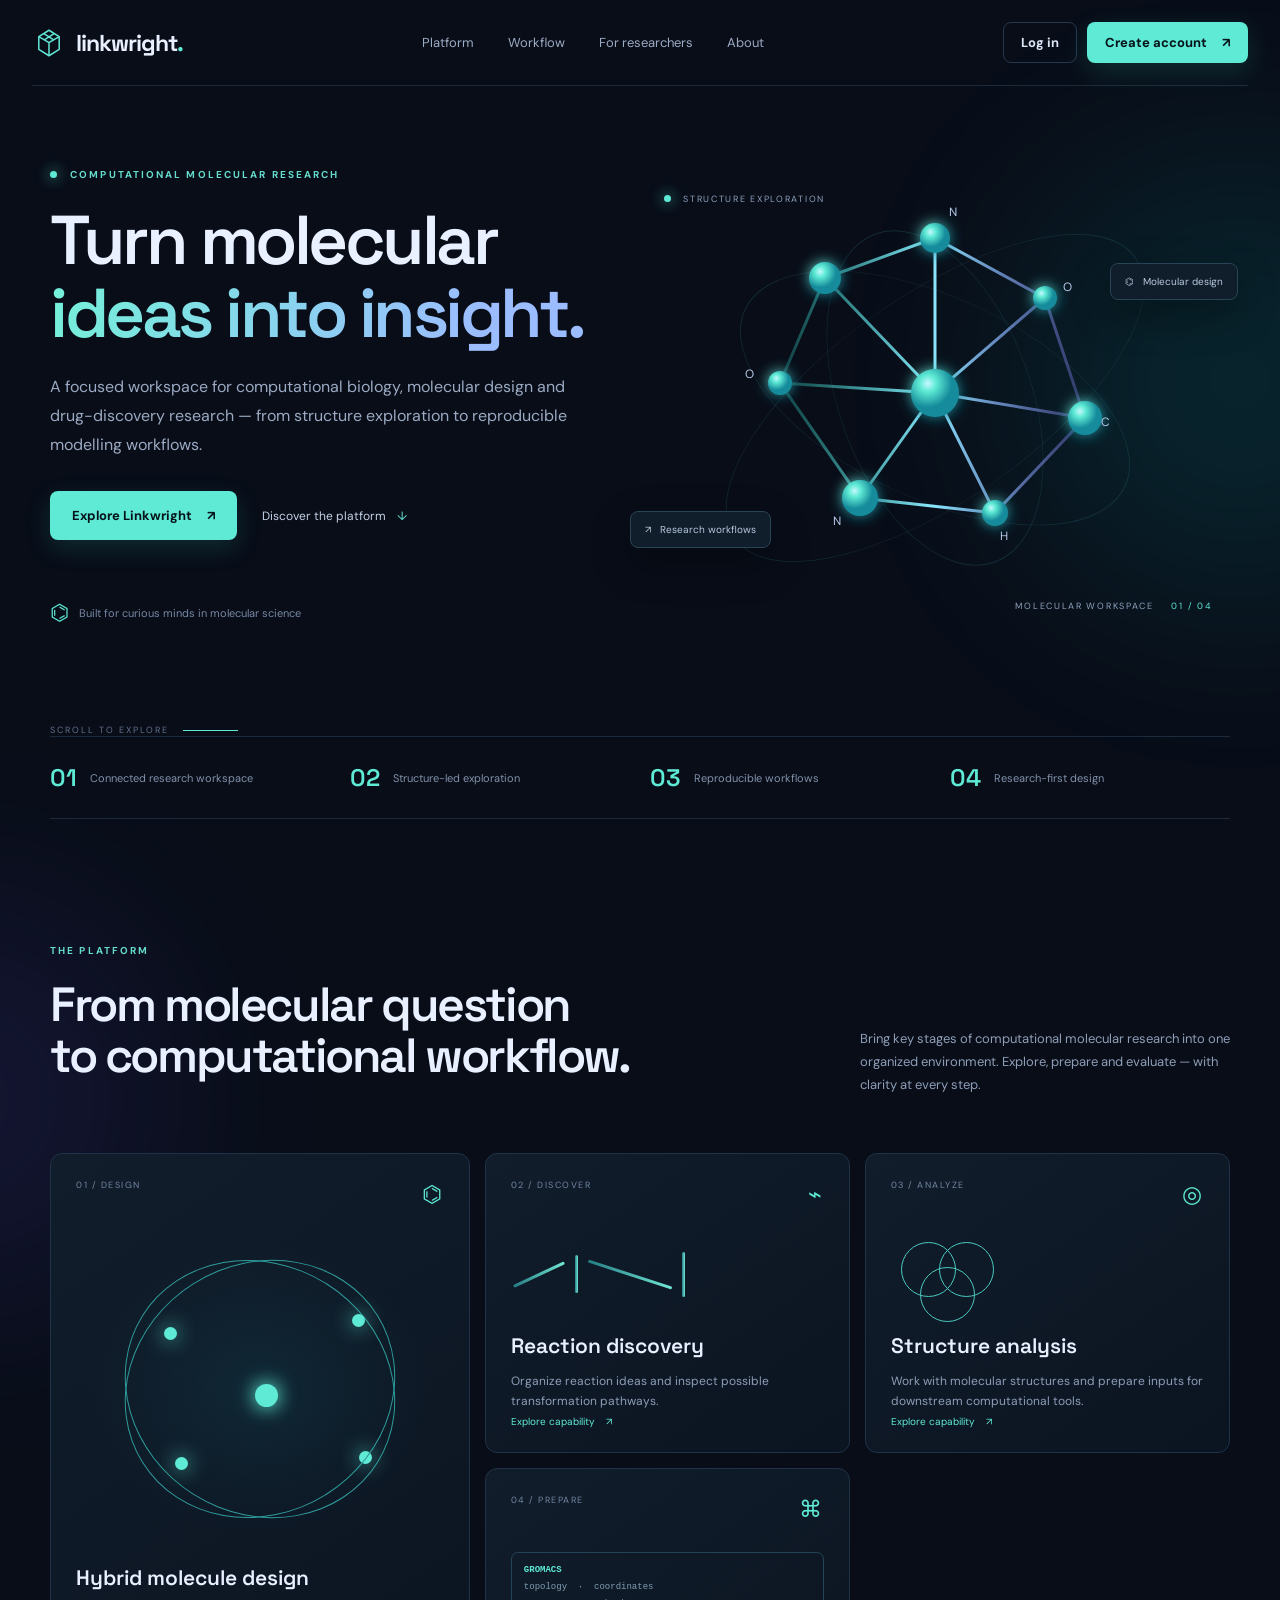
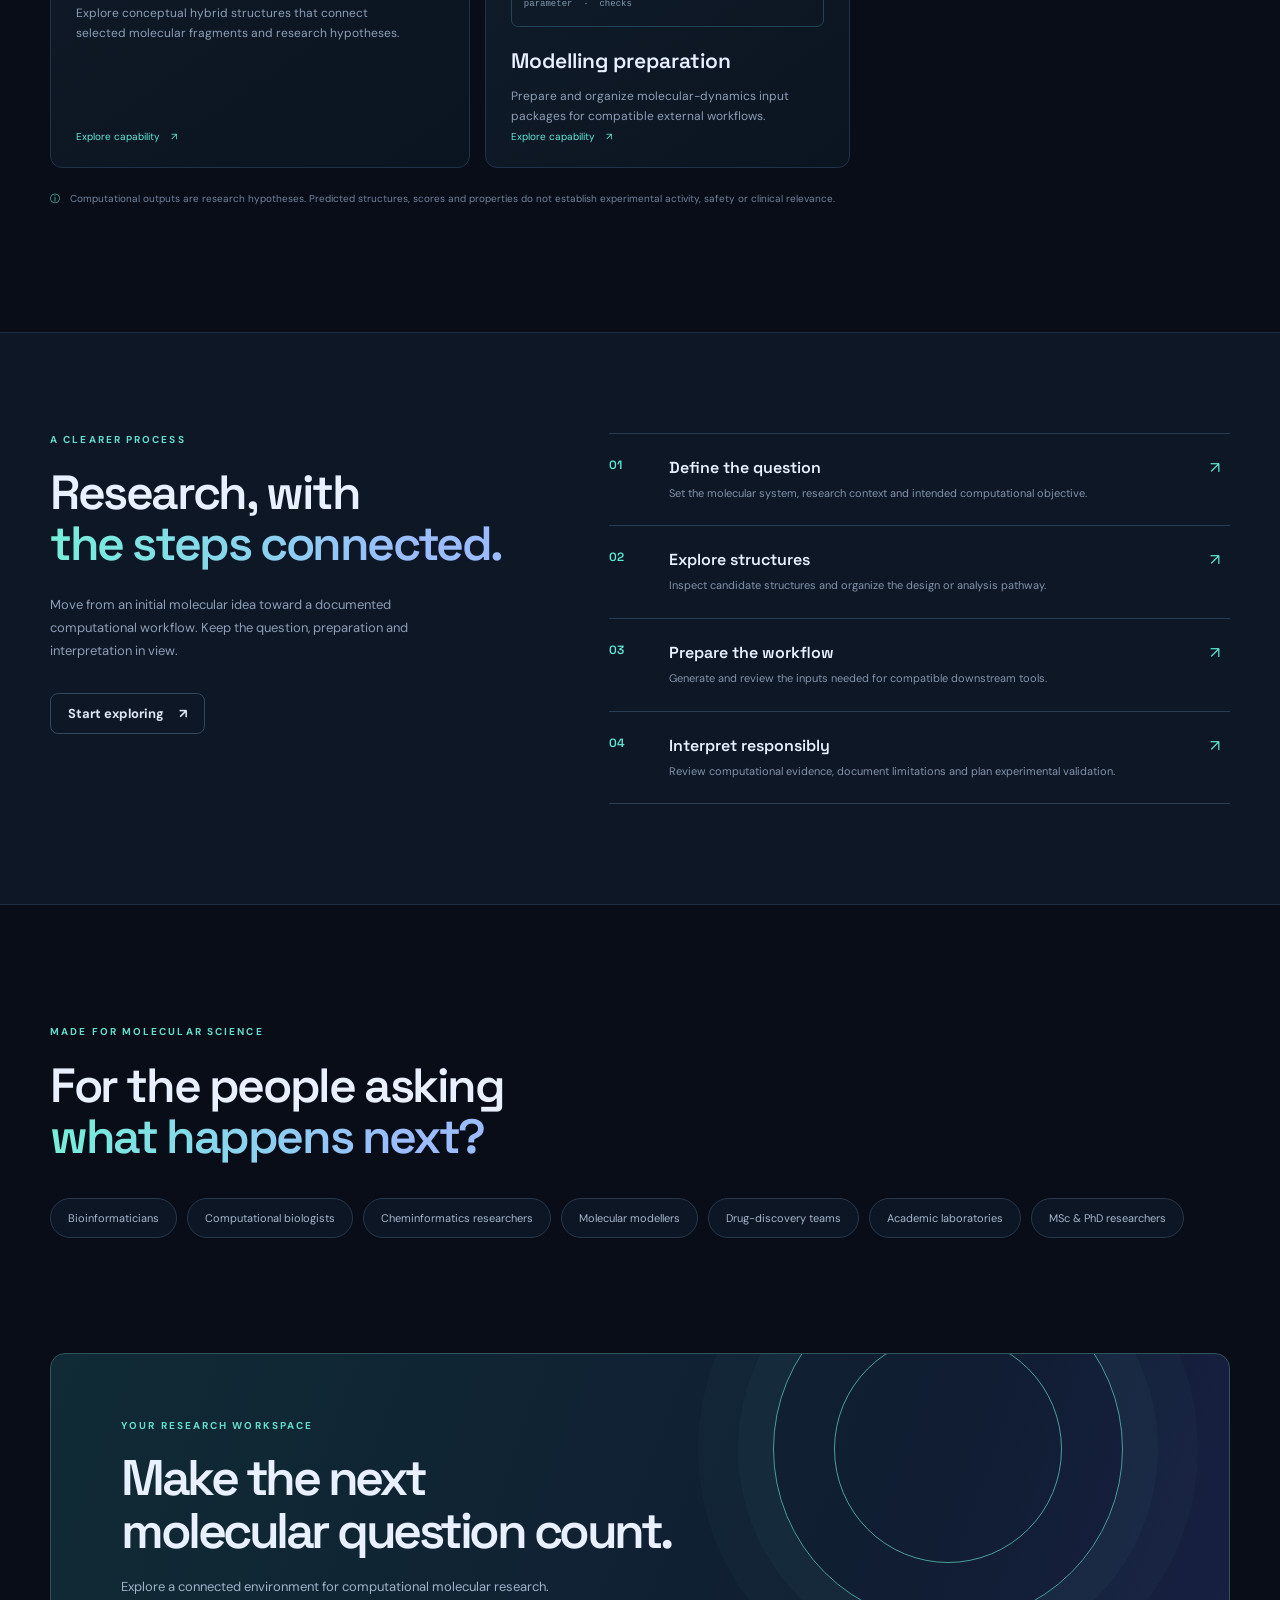
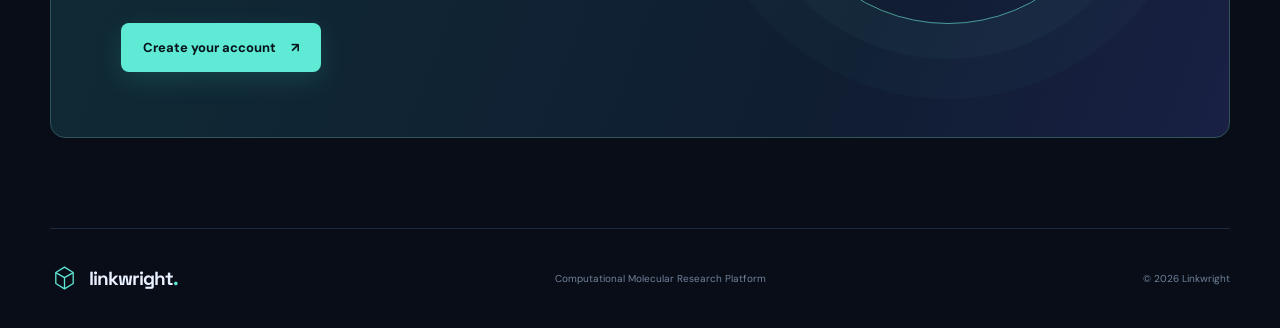
<file: index.html>
<!doctype html>
<html lang="en">
<head>
  <meta charset="utf-8">
  <meta name="viewport" content="width=device-width, initial-scale=1">
  <meta name="theme-color" content="#080d18">
  <meta name="description" content="Linkwright is a computational molecular research workspace for structure exploration, hybrid molecule design and molecular modelling workflows.">
  <title>Linkwright — Computational Molecular Research</title>
  <link rel="icon" href="assets/favicon.svg" type="image/svg+xml">
  <link rel="preconnect" href="https://fonts.googleapis.com">
  <link rel="preconnect" href="https://fonts.gstatic.com" crossorigin>
  <link href="https://fonts.googleapis.com/css2?family=DM+Sans:wght@400;500;600;700&family=Space+Grotesk:wght@400;500;600;700&display=swap" rel="stylesheet">
  <link rel="stylesheet" href="assets/css/styles.css">
</head>
<body>
  <div class="ambient ambient-one"></div><div class="ambient ambient-two"></div>
  <header class="site-header">
    <a class="brand" href="#home" aria-label="Linkwright home">
      <span class="brand-mark"><svg viewBox="0 0 40 40" aria-hidden="true"><path d="M8 12.5 20 5l12 7.5v15L20 35 8 27.5z"/><path d="m8 12.5 12 7 12-7M20 19.5V35M14 9l12 7.5M26 9l-12 7.5"/></svg></span>
      <span>linkwright<span class="brand-dot">.</span></span>
    </a>
    <nav class="desktop-nav" aria-label="Main navigation">
      <a href="#platform">Platform</a><a href="#workflow">Workflow</a><a href="#research">For researchers</a><a href="#about">About</a>
    </nav>
    <div class="header-actions"><button class="button button-quiet" data-open-auth="login">Log in</button><button class="button button-primary" data-open-auth="signup">Create account <span>↗</span></button><button class="mobile-menu" aria-label="Open menu">☰</button></div>
  </header>

  <main>
    <section class="hero section-wrap" id="home">
      <div class="hero-copy">
        <div class="eyebrow"><span class="pulse"></span> COMPUTATIONAL MOLECULAR RESEARCH</div>
        <h1>Turn molecular<br><span class="gradient-text">ideas into insight.</span></h1>
        <p class="hero-lede">A focused workspace for computational biology, molecular design and drug-discovery research — from structure exploration to reproducible modelling workflows.</p>
        <div class="hero-actions"><button class="button button-primary button-large" data-open-auth="signup">Explore Linkwright <span>↗</span></button><a class="text-link" href="#platform">Discover the platform <span>↓</span></a></div>
        <div class="hero-proof"><span class="proof-icon">⌬</span><span>Built for curious minds in molecular science</span></div>
      </div>
      <div class="hero-art" aria-label="Abstract molecular network illustration">
        <div class="art-orbit orbit-a"></div><div class="art-orbit orbit-b"></div><div class="art-orbit orbit-c"></div>
        <svg class="molecule" viewBox="0 0 560 500" role="img" aria-label="Abstract connected molecular structure">
          <defs><radialGradient id="node" cx="35%" cy="30%"><stop stop-color="#c6f7ff"/><stop offset=".35" stop-color="#5eead4"/><stop offset="1" stop-color="#168b9b"/></radialGradient><linearGradient id="bond" x1="0" x2="1"><stop stop-color="#2dd4bf" stop-opacity=".25"/><stop offset=".5" stop-color="#8be9ff"/><stop offset="1" stop-color="#8b7cff" stop-opacity=".3"/></linearGradient><filter id="glow"><feGaussianBlur stdDeviation="7" result="b"/><feMerge><feMergeNode in="b"/><feMergeNode in="SourceGraphic"/></feMerge></filter></defs>
          <g stroke="url(#bond)" stroke-width="3" fill="none"><path d="M280 90 390 150 430 270 340 365 205 350 125 235 170 130 280 90M170 130 280 245 390 150M125 235 280 245 340 365M280 245 430 270M205 350 280 245M280 90 280 245"/></g>
          <g fill="url(#node)" filter="url(#glow)"><circle cx="280" cy="90" r="15"/><circle cx="390" cy="150" r="12"/><circle cx="430" cy="270" r="17"/><circle cx="340" cy="365" r="13"/><circle cx="205" cy="350" r="18"/><circle cx="125" cy="235" r="12"/><circle cx="170" cy="130" r="16"/><circle cx="280" cy="245" r="24"/></g>
          <g fill="#b7c9e9" font-family="DM Sans" font-size="12" letter-spacing="2"><text x="294" y="68">N</text><text x="408" y="143">O</text><text x="446" y="278">C</text><text x="345" y="392">H</text><text x="178" y="377">N</text><text x="90" y="230">O</text></g>
        </svg>
        <div class="art-label label-top"><span class="label-dot"></span> STRUCTURE EXPLORATION</div><div class="art-label label-bottom">MOLECULAR WORKSPACE <span>01 / 04</span></div>
        <div class="floating-chip chip-one">⌬ &nbsp; Molecular design</div><div class="floating-chip chip-two">↗ &nbsp; Research workflows</div>
      </div>
      <div class="hero-scroll">SCROLL TO EXPLORE <span></span></div>
    </section>

    <section class="metrics section-wrap">
      <div><strong>01</strong><span>Connected research workspace</span></div><div><strong>02</strong><span>Structure-led exploration</span></div><div><strong>03</strong><span>Reproducible workflows</span></div><div><strong>04</strong><span>Research-first design</span></div>
    </section>

    <section class="section-wrap platform-section" id="platform">
      <div class="section-heading"><div><div class="eyebrow">THE PLATFORM</div><h2>From molecular question<br>to computational workflow.</h2></div><p>Bring key stages of computational molecular research into one organized environment. Explore, prepare and evaluate — with clarity at every step.</p></div>
      <div class="feature-grid">
        <article class="feature-card feature-large"><div class="feature-top"><span class="feature-number">01 / DESIGN</span><span class="feature-symbol">⌬</span></div><div class="feature-graphic graphic-network"><span></span><span></span><span></span><span></span><span></span><span></span></div><h3>Hybrid molecule design</h3><p>Explore conceptual hybrid structures that connect selected molecular fragments and research hypotheses.</p><a href="#workflow">Explore capability <span>↗</span></a></article>
        <article class="feature-card"><div class="feature-top"><span class="feature-number">02 / DISCOVER</span><span class="feature-symbol">⌁</span></div><div class="mini-visual mini-lines"><i></i><i></i><i></i><i></i></div><h3>Reaction discovery</h3><p>Organize reaction ideas and inspect possible transformation pathways.</p><a href="#workflow">Explore capability <span>↗</span></a></article>
        <article class="feature-card"><div class="feature-top"><span class="feature-number">03 / ANALYZE</span><span class="feature-symbol">◎</span></div><div class="mini-visual mini-rings"><i></i><i></i><i></i></div><h3>Structure analysis</h3><p>Work with molecular structures and prepare inputs for downstream computational tools.</p><a href="#workflow">Explore capability <span>↗</span></a></article>
        <article class="feature-card"><div class="feature-top"><span class="feature-number">04 / PREPARE</span><span class="feature-symbol">⌘</span></div><div class="mini-visual mini-terminal"><b>GROMACS</b><span>topology&nbsp; · &nbsp;coordinates</span><span>parameter&nbsp; · &nbsp;checks</span></div><h3>Modelling preparation</h3><p>Prepare and organize molecular-dynamics input packages for compatible external workflows.</p><a href="#workflow">Explore capability <span>↗</span></a></article>
      </div>
      <p class="science-note"><span>ⓘ</span> Computational outputs are research hypotheses. Predicted structures, scores and properties do not establish experimental activity, safety or clinical relevance.</p>
    </section>

    <section class="workflow-section" id="workflow"><div class="section-wrap workflow-inner">
      <div class="workflow-copy"><div class="eyebrow">A CLEARER PROCESS</div><h2>Research, with<br><span class="gradient-text">the steps connected.</span></h2><p>Move from an initial molecular idea toward a documented computational workflow. Keep the question, preparation and interpretation in view.</p><button class="button button-outline" data-open-auth="signup">Start exploring <span>↗</span></button></div>
      <div class="steps"><div class="step"><span>01</span><div><h3>Define the question</h3><p>Set the molecular system, research context and intended computational objective.</p></div><b>↗</b></div><div class="step"><span>02</span><div><h3>Explore structures</h3><p>Inspect candidate structures and organize the design or analysis pathway.</p></div><b>↗</b></div><div class="step"><span>03</span><div><h3>Prepare the workflow</h3><p>Generate and review the inputs needed for compatible downstream tools.</p></div><b>↗</b></div><div class="step"><span>04</span><div><h3>Interpret responsibly</h3><p>Review computational evidence, document limitations and plan experimental validation.</p></div><b>↗</b></div></div>
    </div></section>

    <section class="section-wrap audience-section" id="research"><div class="eyebrow">MADE FOR MOLECULAR SCIENCE</div><h2>For the people asking<br><span class="gradient-text">what happens next?</span></h2><div class="audience-tags"><span>Bioinformaticians</span><span>Computational biologists</span><span>Cheminformatics researchers</span><span>Molecular modellers</span><span>Drug-discovery teams</span><span>Academic laboratories</span><span>MSc & PhD researchers</span></div></section>

    <section class="cta-section section-wrap" id="about"><div class="cta-panel"><div class="eyebrow">YOUR RESEARCH WORKSPACE</div><h2>Make the next<br>molecular question count.</h2><p>Explore a connected environment for computational molecular research.</p><button class="button button-primary button-large" data-open-auth="signup">Create your account <span>↗</span></button><div class="cta-orb"></div></div></section>
  </main>

  <footer class="site-footer section-wrap"><a class="brand" href="#home"><span class="brand-mark"><svg viewBox="0 0 40 40"><path d="M8 12.5 20 5l12 7.5v15L20 35 8 27.5z"/><path d="m8 12.5 12 7 12-7M20 19.5V35"/></svg></span><span>linkwright<span class="brand-dot">.</span></span></a><span>Computational Molecular Research Platform</span><span>© <span id="year"></span> Linkwright</span></footer>

  <div class="modal-backdrop" id="auth-modal" aria-hidden="true"><section class="auth-modal" role="dialog" aria-modal="true" aria-labelledby="auth-title"><button class="modal-close" aria-label="Close dialog">×</button><div class="auth-brand"><span class="brand-mark"><svg viewBox="0 0 40 40"><path d="M8 12.5 20 5l12 7.5v15L20 35 8 27.5z"/><path d="m8 12.5 12 7 12-7M20 19.5V35"/></svg></span> linkwright<span class="brand-dot">.</span></div><div class="auth-tabs"><button class="auth-tab active" data-auth-tab="signup">Create account</button><button class="auth-tab" data-auth-tab="login">Log in</button></div><div id="signup-panel"><div class="eyebrow">RESEARCHER ACCESS</div><h2 id="auth-title">Create your account</h2><p class="auth-intro">Set up your researcher profile to get started.</p><form id="signup-form"><label>Full name<input name="name" autocomplete="name" placeholder="Your name" required></label><label>Institutional or personal email<input name="email" type="email" autocomplete="email" placeholder="you@example.com" required></label><label>Password<input name="password" type="password" autocomplete="new-password" minlength="8" placeholder="At least 8 characters" required></label><button class="button button-primary full-button" type="submit">Continue to email verification <span>→</span></button></form><div class="auth-status" id="signup-status" role="status">Account creation and OTP delivery will activate when the Linkwright backend is connected.</div></div><div id="login-panel" hidden><div class="eyebrow">WELCOME BACK</div><h2>Log in to Linkwright</h2><p class="auth-intro">Access your molecular research workspace.</p><form id="login-form"><label>Email address<input name="email" type="email" autocomplete="email" placeholder="you@example.com" required></label><label>Password<input name="password" type="password" autocomplete="current-password" placeholder="Your password" required></label><button class="button button-primary full-button" type="submit">Log in <span>→</span></button></form><div class="auth-status" id="login-status" role="status">Login will activate when the Linkwright backend is connected.</div></div><div class="modal-footnote">By continuing, you agree to use computational predictions as research aids, not as substitutes for experimental validation.</div></section></div>
  <script src="assets/js/config.js"></script><script src="assets/js/main.js"></script>
</body></html>
</file>
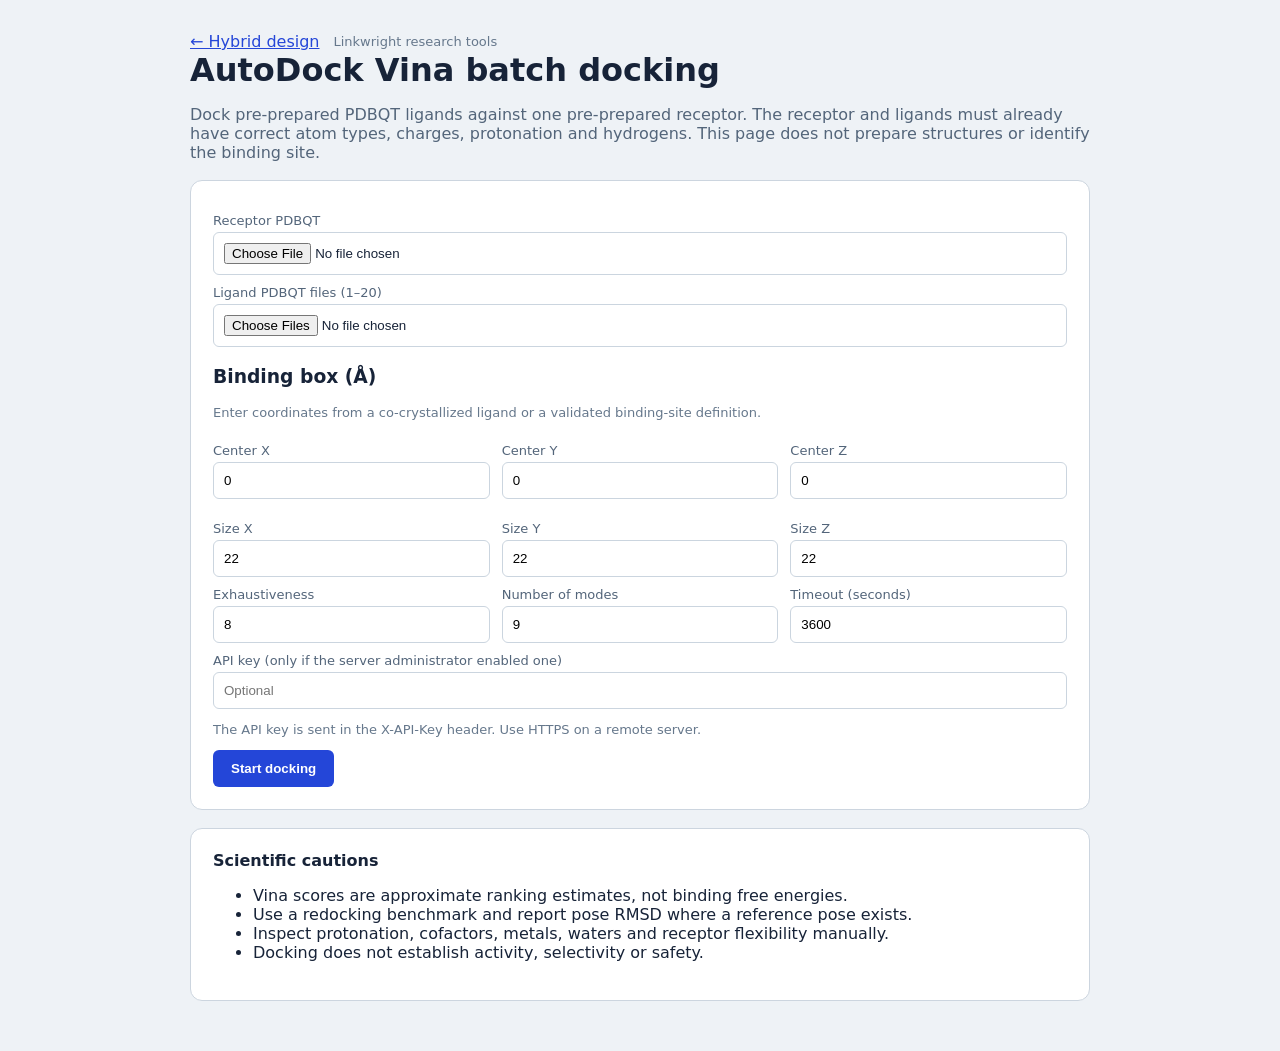
<file: frontend/docking.html>
<!doctype html>
<html lang="en"><head><meta charset="utf-8"><meta name="viewport" content="width=device-width,initial-scale=1">
<title>Linkwright · AutoDock Vina</title>
<style>
:root{font-family:system-ui,sans-serif;color:#172338;background:#eef2f6}*{box-sizing:border-box}body{margin:0;padding:32px 16px}
main{max-width:900px;margin:auto}.card{background:white;border:1px solid #ccd5df;border-radius:12px;padding:22px;margin:18px 0}
h1{margin:0}p{color:#53657a}.grid{display:grid;grid-template-columns:repeat(3,1fr);gap:12px}
label{display:block;font-size:13px;color:#53657a;margin:10px 0 4px}input{width:100%;padding:10px;border:1px solid #cbd5df;border-radius:6px}
button{padding:11px 18px;border:0;border-radius:6px;background:#2446d8;color:white;font-weight:600;cursor:pointer}
button:disabled{opacity:.5}pre{white-space:pre-wrap;overflow-wrap:anywhere;background:#f4f6f8;padding:12px;border-radius:8px}
a{color:#2446d8}.muted{font-size:13px;color:#66788c}.status{font-weight:650}.row{display:flex;gap:14px;flex-wrap:wrap;align-items:center}
@media(max-width:600px){.grid{grid-template-columns:1fr 1fr}body{padding:18px 10px}}
</style></head><body><main>
<div class="row"><a href="/">← Hybrid design</a><span class="muted">Linkwright research tools</span></div>
<h1>AutoDock Vina batch docking</h1>
<p>Dock pre-prepared PDBQT ligands against one pre-prepared receptor. The receptor and ligands must already have correct atom types, charges, protonation and hydrogens. This page does not prepare structures or identify the binding site.</p>
<div class="card">
<form id="dockform">
<label>Receptor PDBQT</label><input type="file" name="receptor" accept=".pdbqt" required>
<label>Ligand PDBQT files (1–20)</label><input type="file" name="ligands" accept=".pdbqt" multiple required>
<h3>Binding box (Å)</h3><p class="muted">Enter coordinates from a co-crystallized ligand or a validated binding-site definition.</p>
<div class="grid">
<div><label>Center X</label><input name="center_x" type="number" step="any" value="0" required></div>
<div><label>Center Y</label><input name="center_y" type="number" step="any" value="0" required></div>
<div><label>Center Z</label><input name="center_z" type="number" step="any" value="0" required></div>
<div><label>Size X</label><input name="size_x" type="number" min="1" max="100" step="any" value="22" required></div>
<div><label>Size Y</label><input name="size_y" type="number" min="1" max="100" step="any" value="22" required></div>
<div><label>Size Z</label><input name="size_z" type="number" min="1" max="100" step="any" value="22" required></div>
</div>
<div class="grid">
<div><label>Exhaustiveness</label><input name="exhaustiveness" type="number" min="1" max="128" value="8"></div>
<div><label>Number of modes</label><input name="num_modes" type="number" min="1" max="20" value="9"></div>
<div><label>Timeout (seconds)</label><input name="timeout" type="number" min="1" max="86400" value="3600"></div>
</div>
<label>API key (only if the server administrator enabled one)</label><input id="apikey" type="password" autocomplete="off" placeholder="Optional">
<p class="muted">The API key is sent in the X-API-Key header. Use HTTPS on a remote server.</p>
<button id="run" type="submit">Start docking</button>
</form>
</div>
<div class="card" id="progress" hidden><div class="status" id="status">Queued</div><pre id="details"></pre><div id="downloads"></div></div>
<div class="card"><b>Scientific cautions</b><ul><li>Vina scores are approximate ranking estimates, not binding free energies.</li><li>Use a redocking benchmark and report pose RMSD where a reference pose exists.</li><li>Inspect protonation, cofactors, metals, waters and receptor flexibility manually.</li><li>Docking does not establish activity, selectivity or safety.</li></ul></div>
</main>
<script>
const form=document.querySelector("#dockform"), run=document.querySelector("#run"), progress=document.querySelector("#progress");
form.addEventListener("submit",async e=>{
 e.preventDefault();run.disabled=true;progress.hidden=false;document.querySelector("#status").textContent="Uploading files…";
 document.querySelector("#details").textContent="";document.querySelector("#downloads").innerHTML="";
 try{
  const fd=new FormData(form);const key=document.querySelector("#apikey").value;
  const headers=key?{"X-API-Key":key}:{};
  const r=await fetch("/api/docking",{method:"POST",body:fd,headers});
  const data=await r.json();if(!r.ok)throw new Error(data.detail||"Could not queue docking job.");
  const id=data.job_id;document.querySelector("#status").textContent="Docking queued";
  for(let i=0;i<1800;i++){
   await new Promise(resolve=>setTimeout(resolve,2000));
   const sr=await fetch(`/api/jobs/${id}`);const st=await sr.json();
   document.querySelector("#status").textContent=`Job ${st.state||"running"}`;
   document.querySelector("#details").textContent=JSON.stringify(st.stages||st.error||{},null,2);
   if(st.state==="done"){
    const result=st.result||{};document.querySelector("#details").textContent=JSON.stringify(result,null,2);
    document.querySelector("#downloads").innerHTML=`<p><a href="/api/jobs/${id}/files/docking_results.json">Download results JSON</a> · <a href="/api/jobs/${id}/files/docking_package.zip">Download docked poses ZIP</a></p>`;
    break;
   }
   if(st.state==="failed")throw new Error(st.error||"Docking failed.");
  }
 }catch(err){document.querySelector("#status").textContent="Error";document.querySelector("#details").textContent=err.message;}
 finally{run.disabled=false;}
});
</script></body></html>
</file>
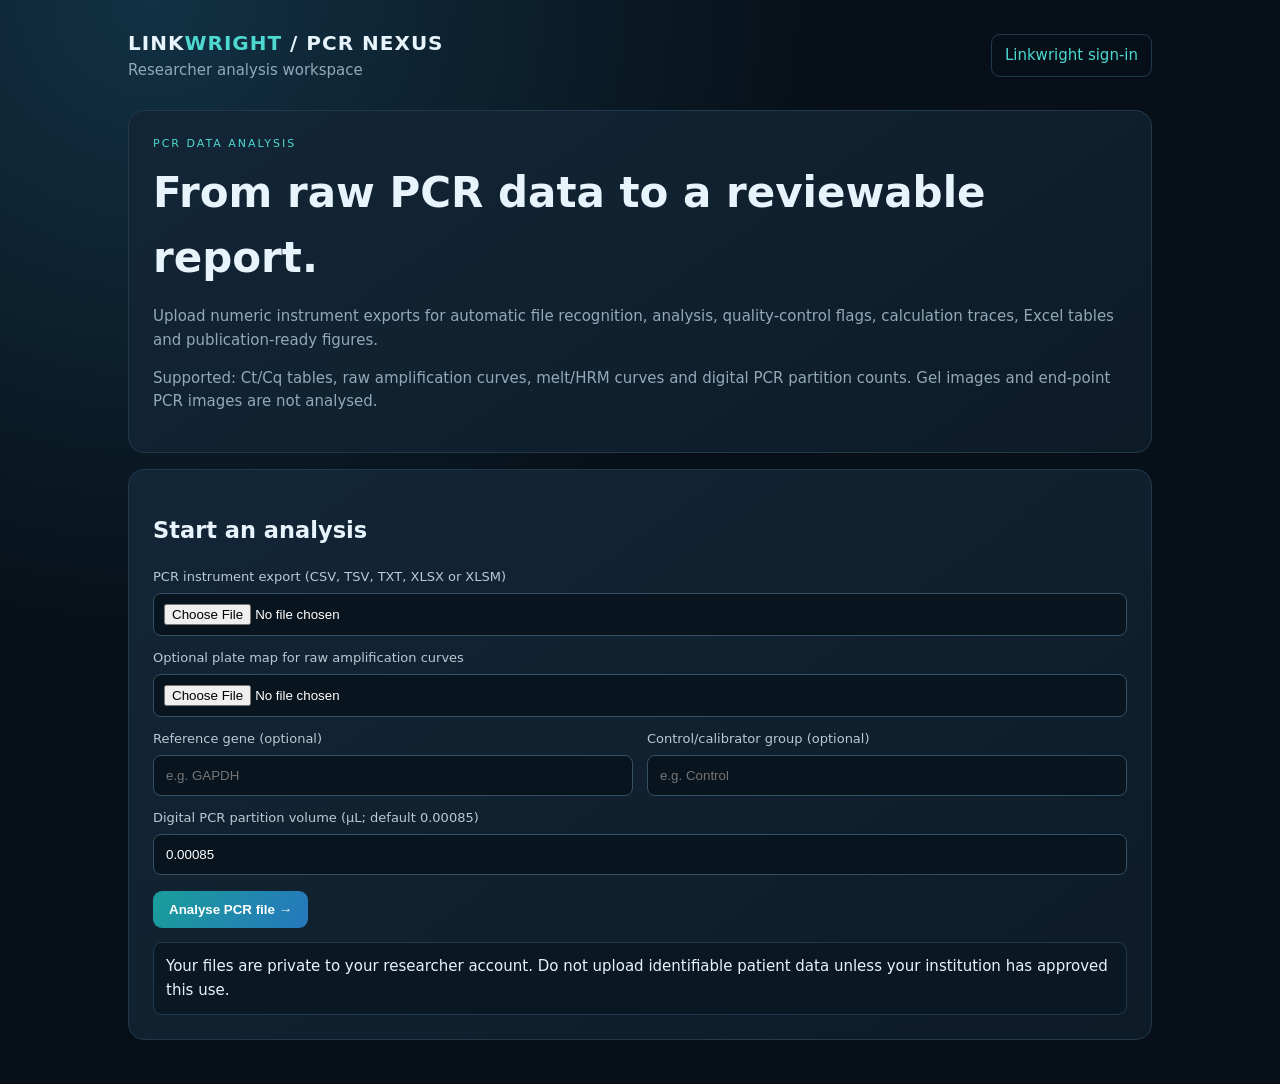
<file: frontend/pcr-nexus.html>
<!doctype html>
<html lang="en"><head><meta charset="utf-8"><meta name="viewport" content="width=device-width,initial-scale=1">
<title>PCR Nexus | Linkwright</title>
<style>
:root{--bg:#071018;--panel:#101e2b;--panel2:#132536;--line:#22394b;--text:#e8f4fb;--muted:#91a9b9;--cyan:#4dd8d0;--blue:#6ba8ff;--danger:#ff9b9b}
*{box-sizing:border-box}body{margin:0;background:radial-gradient(ellipse at 12% 0%,#123144 0,transparent 42%),var(--bg);color:var(--text);font:15px/1.55 Inter,system-ui,Segoe UI,sans-serif}
a{color:var(--cyan);text-decoration:none}.wrap{max-width:1120px;margin:auto;padding:28px clamp(16px,4vw,48px)}
.top{display:flex;justify-content:space-between;align-items:center;gap:16px;margin-bottom:28px}.brand{font-size:20px;font-weight:800;letter-spacing:1px}.brand span{color:var(--cyan)}.back{border:1px solid var(--line);border-radius:9px;padding:9px 13px}
.hero,.panel{background:linear-gradient(145deg,#132637,#0d1b27);border:1px solid var(--line);border-radius:16px;padding:24px;margin:16px 0}
.eyebrow{color:var(--cyan);font-size:11px;letter-spacing:2px;text-transform:uppercase}.hero h1{font-size:clamp(28px,4vw,42px);margin:8px 0}.muted{color:var(--muted)}.grid{display:grid;grid-template-columns:repeat(2,minmax(0,1fr));gap:14px}
label{display:block;font-size:13px;color:#b8cad5;margin:12px 0 6px}input,select{width:100%;padding:12px;border-radius:8px;border:1px solid #355064;background:#08141e;color:white}
input[type=file]{padding:10px}.row{display:grid;grid-template-columns:1fr 1fr;gap:14px}.btn{display:inline-block;border:0;border-radius:9px;padding:11px 16px;background:linear-gradient(120deg,#1a9e9a,#2677bd);color:white;font-weight:700;cursor:pointer;margin-top:16px}
.btn:disabled{opacity:.5;cursor:wait}.status{padding:12px;border-radius:9px;background:#0a1823;border:1px solid var(--line);margin-top:14px;white-space:pre-wrap}
.links{display:flex;flex-wrap:wrap;gap:10px;margin-top:14px}.links a{border:1px solid #315267;padding:9px 12px;border-radius:8px}.warn{border-left:3px solid #d3a65e;padding:8px 12px;background:#17212a;margin:8px 0}
ul{padding-left:20px}.hidden{display:none}@media(max-width:700px){.grid,.row{grid-template-columns:1fr}.top{align-items:flex-start;flex-direction:column}}
</style></head><body><main class="wrap">
<header class="top"><div><div class="brand">LINK<span>WRIGHT</span> / PCR NEXUS</div><div class="muted">Researcher analysis workspace</div></div><a class="back" href="/signup">Linkwright sign-in</a></header>
<section class="hero"><div class="eyebrow">PCR DATA ANALYSIS</div><h1>From raw PCR data to a reviewable report.</h1><p class="muted">Upload numeric instrument exports for automatic file recognition, analysis, quality-control flags, calculation traces, Excel tables and publication-ready figures.</p><p class="muted">Supported: Ct/Cq tables, raw amplification curves, melt/HRM curves and digital PCR partition counts. Gel images and end-point PCR images are not analysed.</p></section>
<section class="panel"><h2>Start an analysis</h2><form id="pcrForm">
<label for="pcrFile">PCR instrument export (CSV, TSV, TXT, XLSX or XLSM)</label><input id="pcrFile" name="file" type="file" accept=".csv,.tsv,.txt,.xlsx,.xlsm" required>
<label for="plateFile">Optional plate map for raw amplification curves</label><input id="plateFile" name="plate" type="file" accept=".csv,.tsv,.txt">
<div class="row"><div><label for="reference">Reference gene (optional)</label><input id="reference" name="reference_gene" placeholder="e.g. GAPDH"></div><div><label for="control">Control/calibrator group (optional)</label><input id="control" name="control_group" placeholder="e.g. Control"></div></div>
<label for="volume">Digital PCR partition volume (µL; default 0.00085)</label><input id="volume" name="dpcr_partition_volume_ul" type="number" min="0.000001" max="1" step="0.000001" value="0.00085">
<button class="btn" id="submit" type="submit">Analyse PCR file →</button>
</form><div id="status" class="status" role="status">Your files are private to your researcher account. Do not upload identifiable patient data unless your institution has approved this use.</div></section>
<section id="result" class="panel hidden"><div class="eyebrow">ANALYSIS RESULT</div><h2 id="detected"></h2><p id="meta" class="muted"></p><div class="links" id="downloads"></div><h3>Quality control</h3><div id="qc"></div><h3>Recognition evidence</h3><ul id="evidence"></ul></section>
</main><script>
const $=id=>document.getElementById(id);
async function api(url,options={}){const r=await fetch(url,{credentials:'same-origin',...options});let d={};try{d=await r.json()}catch{}if(!r.ok)throw new Error(d.detail||'Request failed ('+r.status+')');return d}
function esc(v){return String(v??'').replace(/[&<>"']/g,c=>({'&':'&amp;','<':'&lt;','>':'&gt;','"':'&quot;',"'":'&#39;'}[c]))}
$('pcrForm').addEventListener('submit',async e=>{e.preventDefault();$('submit').disabled=true;$('status').textContent='Uploading file and queueing analysis…';$('result').classList.add('hidden');
try{const fd=new FormData();fd.append('file',$('pcrFile').files[0]);if($('plateFile').files[0])fd.append('plate',$('plateFile').files[0]);fd.append('reference_gene',$('reference').value);fd.append('control_group',$('control').value);fd.append('dpcr_partition_volume_ul',$('volume').value);
const job=await api('/api/pcr/jobs',{method:'POST',body:fd});$('status').textContent='Job '+job.job_id+' queued. Analysing…';await poll(job.job_id);
}catch(err){$('status').textContent=err.message}finally{$('submit').disabled=false}});
async function poll(id){for(let i=0;i<180;i++){const s=await api('/api/pcr/jobs/'+id);if(s.state==='done'){render(s.result);$('status').textContent='Analysis complete. Review QC flags before interpreting or publishing results.';return}if(s.state==='failed')throw new Error(s.error||'PCR analysis failed');$('status').textContent='Analysis running… '+(s.state||'queued');await new Promise(r=>setTimeout(r,2000))}throw new Error('Analysis is taking longer than expected. Refresh later; the job remains in your workspace.')}
function render(r){$('result').classList.remove('hidden');$('detected').textContent=r.pcr_type+' · '+r.instrument;$('meta').textContent='Confidence: '+r.confidence+' · '+(r.well_count??'—')+' wells · '+(r.target_count??'—')+' targets · Tables: '+r.tables.join(', ');
const names=[['HTML report','report'],['Excel tables','tables'],['Calculation trace','calculations'],['Complete ZIP package','package']];$('downloads').innerHTML=names.map(([label,k])=>'<a href="'+esc(r.files[k].replace('{job_id}',window.currentJob))+'">'+label+' ↓</a>').join('');
$('qc').innerHTML=(r.qc||[]).map(x=>'<div class="warn">'+esc(x)+'</div>').join('')||'<p class="muted">No QC flags raised by the engine.</p>';$('evidence').innerHTML=(r.evidence||[]).map(x=>'<li>'+esc(x)+'</li>').join('')}
const oldRender=render;render=function(r){window.currentJob=window.lastJob;oldRender(r)};
const oldPoll=poll;poll=async function(id){window.lastJob=id;return oldPoll(id)};
</script></body></html>
</file>
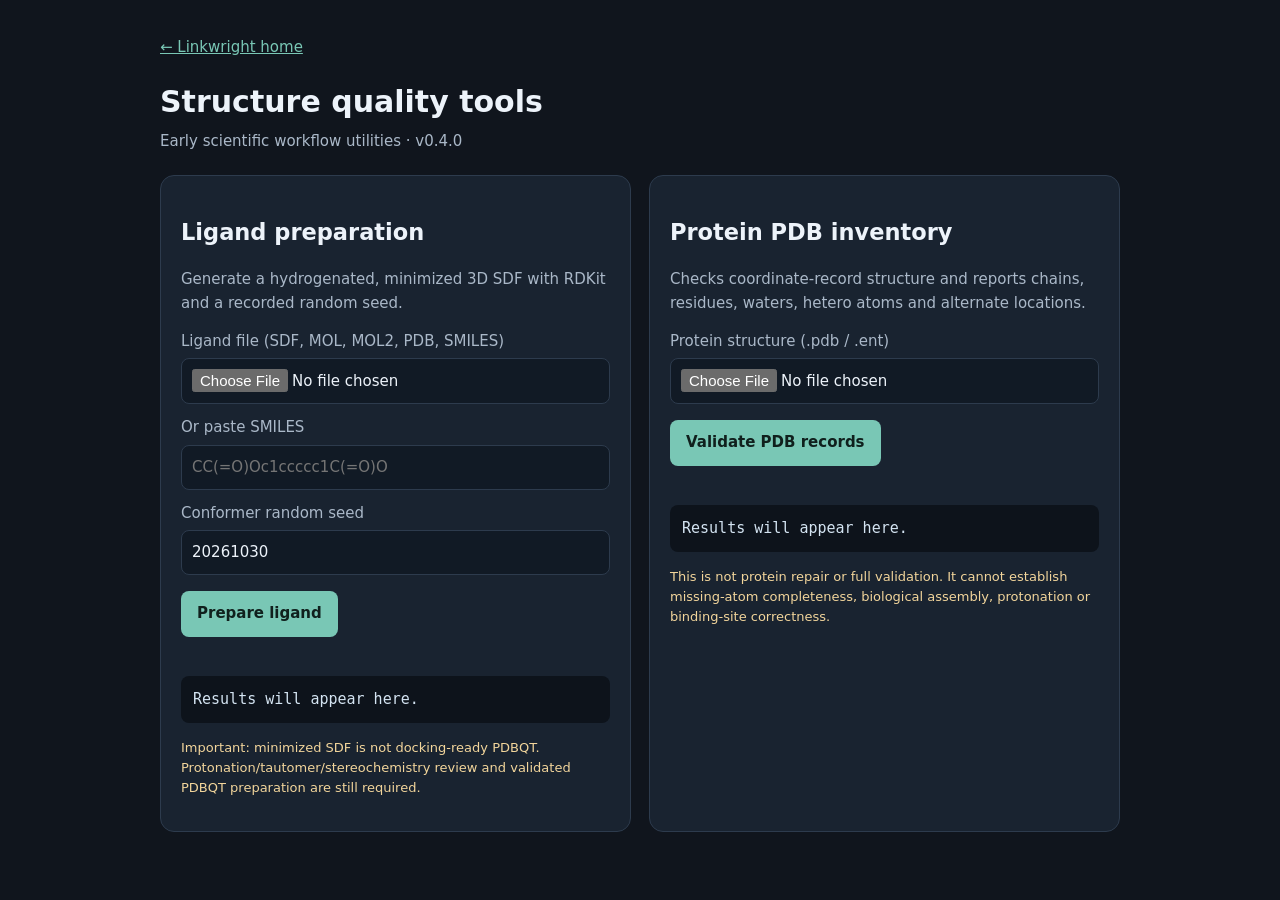
<file: frontend/structure.html>
<!doctype html>
<html lang="en">
<head>
<meta charset="utf-8"><meta name="viewport" content="width=device-width,initial-scale=1">
<title>Linkwright · Structure quality tools</title>
<style>
:root{color-scheme:dark;--bg:#10151d;--panel:#192330;--line:#2d3b4d;--text:#edf3fa;--muted:#aab8c8;--accent:#79c7b5}*{box-sizing:border-box}body{margin:0;background:var(--bg);color:var(--text);font:15px/1.55 system-ui,sans-serif}.wrap{max-width:1000px;margin:36px auto;padding:0 20px}h1{font-size:30px;margin-bottom:4px}.sub{color:var(--muted);margin-top:0}.grid{display:grid;grid-template-columns:repeat(auto-fit,minmax(300px,1fr));gap:18px}.panel{background:var(--panel);border:1px solid var(--line);border-radius:14px;padding:20px}label{display:block;margin:12px 0 5px;color:var(--muted)}input,textarea,button{font:inherit}input[type=file],input[type=text],input[type=number]{width:100%;padding:10px;border:1px solid var(--line);border-radius:8px;background:#111a25;color:var(--text)}button{margin-top:16px;border:0;border-radius:8px;padding:11px 16px;background:var(--accent);color:#10201d;font-weight:700;cursor:pointer}pre{white-space:pre-wrap;overflow-wrap:anywhere;background:#0d131b;padding:12px;border-radius:8px;max-height:440px;overflow:auto;color:#d4e4f2}.notice{color:#f2d59b;font-size:13px}.status{color:var(--accent);min-height:24px}a{color:var(--accent)}.top{margin-bottom:22px}
</style></head>
<body><main class="wrap"><div class="top"><a href="/">← Linkwright home</a><h1>Structure quality tools</h1><p class="sub">Early scientific workflow utilities · v0.4.0</p></div>
<div class="grid">
<section class="panel"><h2>Ligand preparation</h2><p class="sub">Generate a hydrogenated, minimized 3D SDF with RDKit and a recorded random seed.</p>
<label>Ligand file (SDF, MOL, MOL2, PDB, SMILES)</label><input id="ligfile" type="file">
<label>Or paste SMILES</label><input id="smiles" type="text" placeholder="CC(=O)Oc1ccccc1C(=O)O">
<label>Conformer random seed</label><input id="seed" type="number" value="20261030">
<button onclick="prepare()">Prepare ligand</button><div class="status" id="ligstatus"></div><button id="download" hidden onclick="downloadSdf()">Download prepared SDF</button><pre id="ligout">Results will appear here.</pre>
<p class="notice">Important: minimized SDF is not docking-ready PDBQT. Protonation/tautomer/stereochemistry review and validated PDBQT preparation are still required.</p></section>
<section class="panel"><h2>Protein PDB inventory</h2><p class="sub">Checks coordinate-record structure and reports chains, residues, waters, hetero atoms and alternate locations.</p>
<label>Protein structure (.pdb / .ent)</label><input id="pdbfile" type="file" accept=".pdb,.ent">
<button onclick="validateProtein()">Validate PDB records</button><div class="status" id="pdbstatus"></div><pre id="pdbout">Results will appear here.</pre>
<p class="notice">This is not protein repair or full validation. It cannot establish missing-atom completeness, biological assembly, protonation or binding-site correctness.</p></section>
</div></main>
<script>
let latestSdf='';
async function prepare(){const f=document.getElementById('ligfile').files[0],s=document.getElementById('smiles').value; if(!f&&!s){alert('Choose a ligand file or paste SMILES.');return}const d=new FormData();if(f)d.append('file',f);d.append('smiles',s);d.append('seed',document.getElementById('seed').value);const status=document.getElementById('ligstatus');status.textContent='Preparing…';document.getElementById('download').hidden=true;try{const r=await fetch('/api/ligand/prepare',{method:'POST',body:d});const j=await r.json();if(!r.ok)throw Error(j.detail||'Preparation failed');latestSdf=j.prepared_sdf;const shown={...j};delete shown.prepared_sdf;document.getElementById('ligout').textContent=JSON.stringify(shown,null,2);document.getElementById('download').hidden=false;status.textContent='3D SDF prepared. Review warnings before use.'}catch(e){status.textContent=e.message;document.getElementById('ligout').textContent=''} }
function downloadSdf(){const a=document.createElement('a');a.href=URL.createObjectURL(new Blob([latestSdf],{type:'chemical/x-mdl-sdfile'}));a.download='linkwright_prepared_ligand.sdf';a.click();URL.revokeObjectURL(a.href)}
async function validateProtein(){const f=document.getElementById('pdbfile').files[0];if(!f){alert('Choose a PDB file.');return}const d=new FormData();d.append('file',f);const status=document.getElementById('pdbstatus');status.textContent='Checking…';try{const r=await fetch('/api/protein/validate',{method:'POST',body:d});const j=await r.json();if(!r.ok)throw Error(j.detail||'Validation failed');document.getElementById('pdbout').textContent=JSON.stringify(j,null,2);status.textContent='Inventory complete. Review warnings.'}catch(e){status.textContent=e.message;document.getElementById('pdbout').textContent=''}}
</script></body></html>
</file>
<file: assets/css/styles.css>
*{box-sizing:border-box}html{scroll-behavior:smooth}body{margin:0;background:#080d18;color:#e9f0ff;font-family:"DM Sans",sans-serif;overflow-x:hidden}a{color:inherit;text-decoration:none}button,input{font:inherit}.section-wrap{width:min(1180px,calc(100% - 64px));margin-inline:auto}.ambient{position:absolute;pointer-events:none;filter:blur(100px);opacity:.16;border-radius:50%;z-index:-1}.ambient-one{width:440px;height:440px;background:#0b9d9b;top:160px;right:-180px}.ambient-two{width:400px;height:400px;background:#5545bd;top:900px;left:-240px}.site-header{height:86px;width:min(1320px,calc(100% - 64px));margin:auto;display:flex;align-items:center;justify-content:space-between;border-bottom:1px solid #1c2a3c;position:relative;z-index:5}.brand{display:flex;align-items:center;gap:10px;font:700 23px "Space Grotesk";letter-spacing:-1px}.brand-mark{width:34px;height:34px;display:inline-flex}.brand-mark svg{width:100%;fill:none;stroke:#60e5d2;stroke-width:1.8;stroke-linejoin:round}.brand-dot{color:#5eead4}.desktop-nav{display:flex;gap:34px;color:#9cabc4;font-size:13px}.desktop-nav a:hover,.text-link:hover{color:#66e5d5}.header-actions{display:flex;gap:10px}.button{border:1px solid transparent;border-radius:8px;padding:11px 17px;font-size:13px;font-weight:700;cursor:pointer;transition:.2s}.button-primary{background:#5eead4;color:#06131a;box-shadow:0 8px 26px #36cdb32a}.button-primary:hover{background:#91f5e5;transform:translateY(-2px)}.button-quiet{background:transparent;color:#dce6f7;border-color:#26374d}.button-quiet:hover,.button-outline:hover{border-color:#5eead4;color:#5eead4}.button-large{padding:15px 21px}.button span{margin-left:12px}.mobile-menu{display:none;background:none;color:white;border:0;font-size:22px}.hero{min-height:650px;display:grid;grid-template-columns:1fr 1fr;align-items:center;position:relative;padding-top:48px;padding-bottom:75px}.eyebrow{font-size:10px;letter-spacing:2.1px;color:#65dccc;font-weight:700}.pulse,.label-dot{display:inline-block;width:7px;height:7px;background:#5eead4;border-radius:50%;margin-right:9px;box-shadow:0 0 14px #5eead4}.hero h1,.section-heading h2,.workflow-copy h2,.audience-section h2,.cta-panel h2{font:600 clamp(44px,5.4vw,70px)/1.06 "Space Grotesk";letter-spacing:-3.5px;margin:23px 0}.gradient-text{background:linear-gradient(100deg,#74f0d9,#9bbcff 80%);-webkit-background-clip:text;background-clip:text;color:transparent}.hero-lede{max-width:530px;color:#9baac2;font-size:16px;line-height:1.8}.hero-actions{display:flex;align-items:center;gap:25px;margin-top:32px}.text-link{font-size:12px;color:#c5d2e6}.text-link span{margin-left:8px;color:#62e6d3}.hero-proof{display:flex;align-items:center;gap:10px;margin-top:58px;color:#7788a3;font-size:11px}.proof-icon{font-size:22px;color:#5eead4}.hero-art{height:500px;position:relative;display:grid;place-items:center}.molecule{width:100%;max-width:560px;position:relative;z-index:1}.art-orbit{position:absolute;border:1px solid #2d6470;border-radius:50%;opacity:.32}.orbit-a{width:420px;height:420px;transform:rotate(25deg) scaleY(.48)}.orbit-b{width:490px;height:490px;transform:rotate(-35deg) scaleY(.42)}.orbit-c{width:350px;height:350px;transform:rotate(70deg) scaleY(.55)}.art-label{position:absolute;color:#8fa2bd;font-size:9px;letter-spacing:1.7px}.label-top{top:45px;left:4%}.label-bottom{bottom:36px;right:3%}.label-bottom span{color:#5eead4;margin-left:14px}.floating-chip{position:absolute;background:#101d2b;border:1px solid #294454;border-radius:8px;padding:11px 14px;color:#b8c9df;font-size:10px;box-shadow:0 15px 40px #0005}.chip-one{top:115px;right:-8px}.chip-two{bottom:100px;left:-10px}.hero-scroll{position:absolute;bottom:0;left:0;color:#62728c;font-size:9px;letter-spacing:2px;display:flex;align-items:center;gap:14px}.hero-scroll span{height:1px;width:55px;background:#5eead4}.metrics{border-top:1px solid #1c2a3c;border-bottom:1px solid #1c2a3c;padding:25px 0;display:grid;grid-template-columns:repeat(4,1fr);gap:20px}.metrics div{display:flex;align-items:center;gap:13px}.metrics strong{font:600 24px "Space Grotesk";color:#5eead4}.metrics span{font-size:11px;color:#8292ab}.platform-section{padding-top:125px;padding-bottom:115px}.section-heading{display:flex;justify-content:space-between;align-items:end;margin-bottom:48px}.section-heading h2,.workflow-copy h2,.audience-section h2{font-size:48px;letter-spacing:-2.4px}.section-heading p{max-width:370px;color:#8e9eb7;line-height:1.8;font-size:13px;margin-bottom:8px}.feature-grid{display:grid;grid-template-columns:1.15fr 1fr 1fr;gap:15px}.feature-card{min-height:300px;padding:25px;background:linear-gradient(145deg,#111d2b,#0b1421);border:1px solid #203247;border-radius:12px;position:relative;overflow:hidden}.feature-card:hover{border-color:#3b8e8d;transform:translateY(-3px);transition:.25s}.feature-large{grid-row:span 2;min-height:615px}.feature-top{display:flex;justify-content:space-between;color:#7387a2;font-size:9px;letter-spacing:1.5px}.feature-symbol{font-size:23px;color:#5eead4}.feature-card h3{font:600 21px "Space Grotesk";margin:20px 0 10px}.feature-card p{color:#8d9eb7;font-size:12px;line-height:1.7;max-width:340px}.feature-card>a{position:absolute;bottom:24px;font-size:10px;color:#5eead4}.feature-card>a span{margin-left:8px}.feature-graphic{height:310px;position:relative;margin-top:25px;background:radial-gradient(ellipse,#123d4a66,transparent 65%)}.graphic-network:before,.graphic-network:after{content:"";position:absolute;inset:30px 45px;border:1px solid #2e9b9a;border-radius:50%;transform:rotate(32deg)}.graphic-network:after{transform:rotate(-32deg)}.graphic-network span{position:absolute;width:13px;height:13px;border-radius:50%;background:#5eead4;box-shadow:0 0 20px #5eead4;left:50%;top:50%}.graphic-network span:nth-child(2){left:24%;top:30%}.graphic-network span:nth-child(3){left:75%;top:26%}.graphic-network span:nth-child(4){left:27%;top:72%}.graphic-network span:nth-child(5){left:77%;top:70%}.graphic-network span:nth-child(6){width:23px;height:23px;margin:-5px}.mini-visual{height:75px;margin:28px 0 15px;position:relative}.mini-lines{display:flex;align-items:center;gap:8px}.mini-lines i{height:3px;background:linear-gradient(90deg,#247d83,#72e8d7);width:18%;transform:rotate(-25deg);border-radius:5px}.mini-lines i:nth-child(2){height:38px;width:3px;transform:rotate(0)}.mini-lines i:nth-child(3){width:28%;transform:rotate(18deg)}.mini-lines i:nth-child(4){height:45px;width:3px;transform:rotate(0)}.mini-rings i{position:absolute;border:1px solid #4ac9bf;border-radius:50%;width:55px;height:55px;left:10px;top:5px}.mini-rings i:nth-child(2){left:48px;top:5px}.mini-rings i:nth-child(3){left:29px;top:30px}.mini-terminal{border:1px solid #244354;border-radius:7px;padding:12px;display:flex;flex-direction:column;gap:7px;color:#7f9db2;font:9px monospace}.mini-terminal b{color:#5eead4}.science-note{margin-top:22px;color:#71839c;font-size:10px;line-height:1.7}.science-note span{color:#5eead4;margin-right:7px}.workflow-section{background:#0d1725;border-top:1px solid #1c2d40;border-bottom:1px solid #1c2d40;padding:100px 0}.workflow-inner{display:grid;grid-template-columns:.85fr 1.15fr;gap:100px}.workflow-copy h2{margin-top:22px}.workflow-copy p{color:#8d9eb7;line-height:1.8;font-size:13px;max-width:380px;margin-bottom:30px}.button-outline{background:transparent;color:#dce6f7;border-color:#34475d}.steps{border-top:1px solid #293b50}.step{display:grid;grid-template-columns:45px 1fr 20px;gap:15px;padding:23px 0;border-bottom:1px solid #293b50;align-items:start}.step>span{font:600 12px "Space Grotesk";color:#5eead4}.step h3{font:600 16px "Space Grotesk";margin:0 0 7px}.step p{font-size:11px;color:#8394ad;line-height:1.6;margin:0}.step>b{color:#5eead4;font-weight:400}.audience-section{padding-top:120px;padding-bottom:115px}.audience-section h2{margin-bottom:35px}.audience-tags{display:flex;flex-wrap:wrap;gap:10px}.audience-tags span{border:1px solid #26384d;border-radius:100px;padding:12px 17px;color:#a7b7ce;font-size:11px;background:#0c1624}.cta-section{padding-bottom:90px}.cta-panel{position:relative;overflow:hidden;padding:65px 70px;border:1px solid #31545b;border-radius:15px;background:linear-gradient(110deg,#102b35,#101d32 70%,#192044)}.cta-panel h2{font-size:50px;margin:20px 0}.cta-panel p{color:#a0b2c9;font-size:13px;margin-bottom:28px}.cta-orb{position:absolute;width:350px;height:350px;border:1px solid #4b9e9a;border-radius:50%;right:9%;top:-80px;box-shadow:0 0 0 35px #4b9e9a0d,0 0 0 75px #4b9e9a0a}.cta-orb:after{content:"";position:absolute;inset:60px;border:1px solid #4b9e9a;border-radius:50%}.site-footer{min-height:100px;border-top:1px solid #1d2a3d;display:flex;align-items:center;justify-content:space-between;color:#71839b;font-size:10px}.site-footer .brand{color:#e9f0ff;font-size:19px}.site-footer .brand-mark{width:29px}.modal-backdrop{position:fixed;inset:0;background:#020711d9;backdrop-filter:blur(12px);z-index:20;display:none;align-items:center;justify-content:center;padding:20px}.modal-backdrop.open{display:flex}.auth-modal{width:min(440px,100%);background:#0e1928;border:1px solid #2b4356;border-radius:15px;padding:30px;position:relative;box-shadow:0 30px 100px #0009;max-height:90vh;overflow:auto}.modal-close{position:absolute;right:20px;top:17px;background:none;border:0;color:#9aacc4;font-size:26px;cursor:pointer}.auth-brand{display:flex;align-items:center;font:700 19px "Space Grotesk";margin-bottom:28px}.auth-brand .brand-mark{width:28px;margin-right:8px}.auth-tabs{display:flex;border-bottom:1px solid #26384b;margin-bottom:27px}.auth-tab{width:50%;background:none;border:0;color:#8293ad;padding:12px;cursor:pointer;font-size:12px}.auth-tab.active{color:#5eead4;border-bottom:2px solid #5eead4}.auth-modal h2{font:600 27px "Space Grotesk";margin:12px 0}.auth-intro{color:#8fa0b9;font-size:12px;margin-bottom:22px}.auth-modal form{display:grid;gap:14px}.auth-modal label{font-size:11px;color:#aebed2;display:grid;gap:7px}.auth-modal input{width:100%;padding:12px 13px;border-radius:7px;border:1px solid #2b4056;background:#09121f;color:#eef5ff;outline:none}.auth-modal input:focus{border-color:#5eead4}.full-button{width:100%;margin-top:5px}.auth-status{margin-top:15px;padding:12px;border:1px solid #31504f;border-radius:7px;background:#102522;color:#a4d9d0;font-size:10px;line-height:1.6}.modal-footnote{border-top:1px solid #26384b;margin-top:22px;padding-top:15px;color:#6f829d;font-size:9px;line-height:1.6}[hidden]{display:none!important}
@media(max-width:850px){.desktop-nav{display:none}.mobile-menu{display:block}.hero{grid-template-columns:1fr;padding-top:70px}.hero-art{height:390px}.hero h1{font-size:58px}.section-heading{display:block}.section-heading p{margin-top:20px}.feature-grid{grid-template-columns:1fr 1fr}.feature-large{grid-row:auto;min-height:420px;grid-column:span 2}.feature-graphic{height:180px}.workflow-inner{grid-template-columns:1fr;gap:45px}.metrics{grid-template-columns:1fr 1fr}.cta-orb{right:-100px}.site-footer{gap:15px;flex-wrap:wrap;padding:25px 0}}@media(max-width:560px){.section-wrap,.site-header{width:calc(100% - 36px)}.site-header{height:72px}.brand{font-size:20px}.header-actions .button-quiet{display:none}.header-actions .button{padding:10px 12px;font-size:11px}.hero{min-height:auto;padding-top:65px;padding-bottom:65px}.hero h1{font-size:48px;letter-spacing:-2.5px}.hero-lede{font-size:14px}.hero-actions{gap:15px;flex-wrap:wrap}.hero-art{height:300px;margin-top:20px}.floating-chip{font-size:8px;padding:8px}.chip-one{right:0}.chip-two{left:0}.art-orbit{max-width:90%}.metrics{gap:18px 8px}.metrics div{align-items:flex-start;flex-direction:column;gap:5px}.metrics strong{font-size:20px}.metrics span{font-size:9px}.platform-section,.audience-section{padding-top:80px;padding-bottom:75px}.section-heading h2,.workflow-copy h2,.audience-section h2{font-size:38px;letter-spacing:-1.8px}.feature-grid{grid-template-columns:1fr}.feature-large{grid-column:auto;min-height:400px}.feature-card{min-height:260px}.workflow-section{padding:75px 0}.cta-section{padding-bottom:60px}.cta-panel{padding:42px 25px}.cta-panel h2{font-size:39px;letter-spacing:-2px}.cta-orb{opacity:.3;right:-210px}.site-footer{align-items:flex-start;flex-direction:column}.auth-modal{padding:24px}}
</file>
